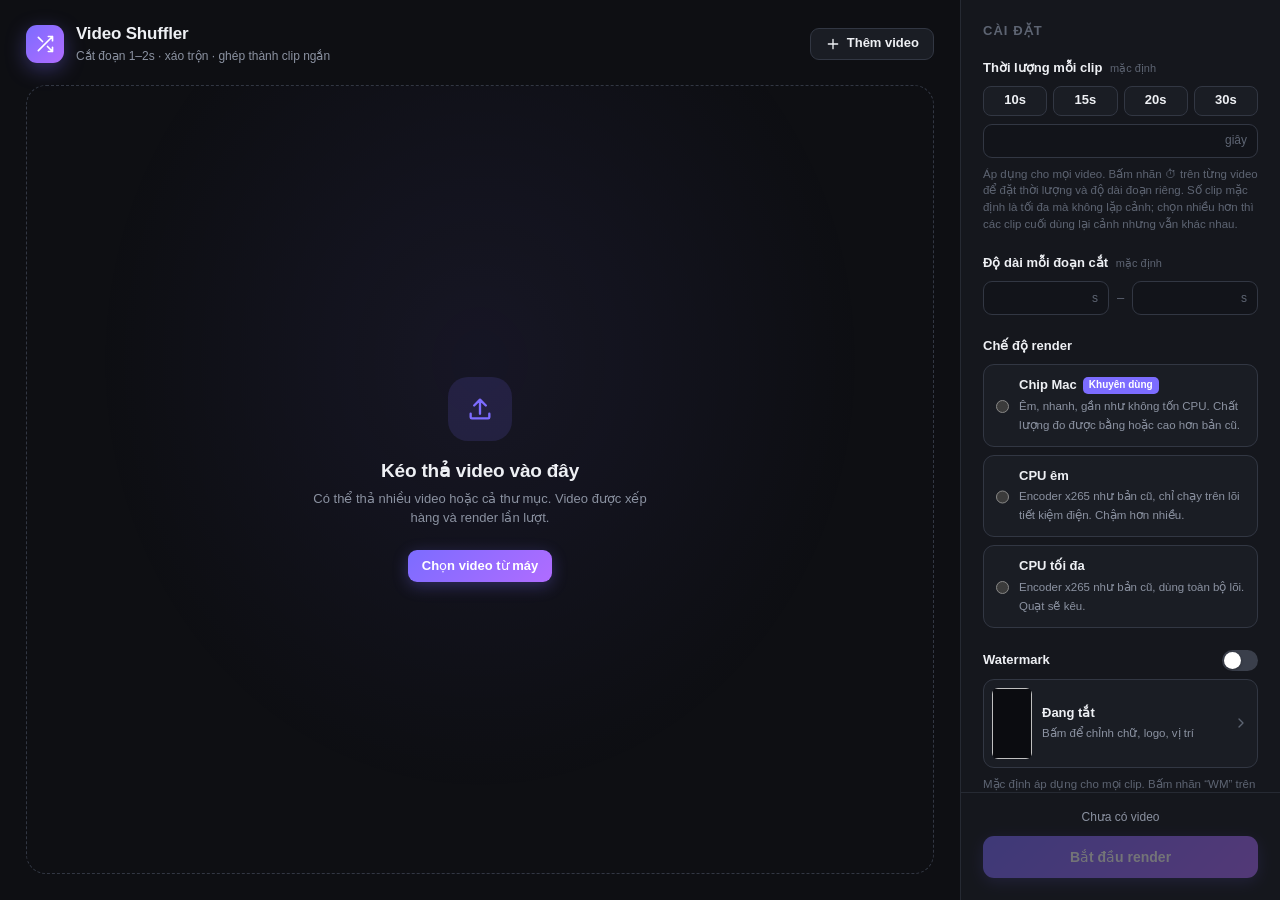
<file: vshuffle/ui/index.html>
<!doctype html>
<html lang="vi">
<head>
  <meta charset="utf-8">
  <title>Video Shuffler</title>
  <link rel="stylesheet" href="style.css">
</head>
<body>
  <div class="app">
    <main class="main">
      <header class="topbar">
        <div class="brand">
          <div class="logo" aria-hidden="true">
            <svg viewBox="0 0 24 24"><path d="M16 3h5v5M4 20 21 3M21 16v5h-5M15 15l6 6M4 4l5 5"/></svg>
          </div>
          <div>
            <h1>Video Shuffler</h1>
            <p>Cắt đoạn 1–2s · xáo trộn · ghép thành clip ngắn</p>
          </div>
        </div>
        <div class="topbar-actions">
          <button class="btn ghost" id="clearBtn" hidden>Xoá video đã xong</button>
          <button class="btn" id="addBtn">
            <svg viewBox="0 0 24 24"><path d="M12 5v14M5 12h14"/></svg>Thêm video
          </button>
        </div>
      </header>

      <div class="alert" id="ffmpegAlert" hidden></div>

      <section class="dropzone" id="dropzone">
        <div class="dz-icon">
          <svg viewBox="0 0 24 24"><path d="M12 16V4M7 9l5-5 5 5M4 16v3a1 1 0 0 0 1 1h14a1 1 0 0 0 1-1v-3"/></svg>
        </div>
        <h2>Kéo thả video vào đây</h2>
        <p>Có thể thả nhiều video hoặc cả thư mục. Video được xếp hàng và render lần lượt.</p>
        <button class="btn primary" id="pickBtn">Chọn video từ máy</button>
      </section>

      <section class="queue" id="queue" hidden>
        <div class="queue-head">
          <span id="queueTitle">Hàng đợi</span>
          <span class="muted" id="queueSummary"></span>
        </div>
        <div class="list" id="list"></div>
        <button class="add-more" id="addMore">
          <svg viewBox="0 0 24 24"><path d="M12 5v14M5 12h14"/></svg>
          Thả thêm video vào bất kỳ đâu trong cửa sổ, hoặc bấm để chọn
        </button>
      </section>
    </main>

    <aside class="side">
      <div class="side-scroll">
        <h3>Cài đặt</h3>

        <div class="field">
          <label>Thời lượng mỗi clip <span class="muted-label">mặc định</span></label>
          <div class="chips" id="lengthChips">
            <button data-v="10">10s</button>
            <button data-v="15">15s</button>
            <button data-v="20">20s</button>
            <button data-v="30">30s</button>
          </div>
          <div class="input-unit">
            <input type="number" id="clipSeconds" min="1" step="1">
            <span>giây</span>
          </div>
          <p class="hint">Áp dụng cho mọi video. Bấm nhãn ⏱ trên từng video để đặt thời lượng và độ dài đoạn riêng. Số clip mặc định là tối đa mà không lặp cảnh; chọn nhiều hơn thì các clip cuối dùng lại cảnh nhưng vẫn khác nhau.</p>
        </div>

        <div class="field">
          <label>Độ dài mỗi đoạn cắt <span class="muted-label">mặc định</span></label>
          <div class="range-pair">
            <div class="input-unit"><input type="number" id="segMin" min="0.2" step="0.1"><span>s</span></div>
            <span class="dash">–</span>
            <div class="input-unit"><input type="number" id="segMax" min="0.2" step="0.1"><span>s</span></div>
          </div>
        </div>

        <div class="field">
          <label>Chế độ render</label>
          <div class="modes" id="modes">
            <label class="mode">
              <input type="radio" name="mode" value="gpu">
              <div>
                <strong>Chip Mac <em>Khuyên dùng</em></strong>
                <span>Êm, nhanh, gần như không tốn CPU. Chất lượng đo được bằng hoặc cao hơn bản cũ.</span>
              </div>
            </label>
            <label class="mode">
              <input type="radio" name="mode" value="cpu_quiet">
              <div>
                <strong>CPU êm</strong>
                <span>Encoder x265 như bản cũ, chỉ chạy trên lõi tiết kiệm điện. Chậm hơn nhiều.</span>
              </div>
            </label>
            <label class="mode">
              <input type="radio" name="mode" value="cpu_max">
              <div>
                <strong>CPU tối đa</strong>
                <span>Encoder x265 như bản cũ, dùng toàn bộ lõi. Quạt sẽ kêu.</span>
              </div>
            </label>
          </div>
        </div>

        <div class="field">
          <div class="field-head">
            <label>Watermark</label>
            <label class="switch" title="Bật watermark mặc định cho mọi clip">
              <input type="checkbox" id="wmEnabled"><span></span>
            </label>
          </div>
          <button class="wm-summary" id="wmEdit">
            <img id="wmThumb" alt="">
            <div>
              <strong id="wmTitle">Đang tắt</strong>
              <span id="wmDesc">Bấm để chỉnh chữ, logo, vị trí</span>
            </div>
            <svg viewBox="0 0 24 24"><path d="m9 6 6 6-6 6"/></svg>
          </button>
          <p class="hint">Mặc định áp dụng cho mọi clip. Bấm nhãn “WM” trên từng video để đặt riêng cho video đó hoặc từng clip.</p>
        </div>

        <div class="field">
          <label>Lưu vào</label>
          <div class="folder">
            <svg viewBox="0 0 24 24"><path d="M3 7a2 2 0 0 1 2-2h4l2 2h8a2 2 0 0 1 2 2v8a2 2 0 0 1-2 2H5a2 2 0 0 1-2-2z"/></svg>
            <span id="outputRoot" title=""></span>
          </div>
          <div class="row-btns">
            <button class="btn small" id="changeDir">Đổi thư mục</button>
            <button class="btn small ghost" id="openDir">Mở trong Finder</button>
          </div>
        </div>

        <details class="field advanced">
          <summary>Nâng cao</summary>
          <label for="seed">Seed</label>
          <input type="text" id="seed" inputmode="numeric" placeholder="Để trống = ngẫu nhiên">
          <p class="hint">Nhập lại seed của lần render cũ (cùng video, cùng cài đặt) để ra đúng kết quả cũ.</p>
        </details>
      </div>

      <footer class="side-foot">
        <div class="overall" id="overall" hidden>
          <div class="overall-text"><span id="overallLabel"></span><span id="overallPct"></span></div>
          <div class="bar"><i id="overallBar"></i></div>
        </div>
        <p class="foot-summary" id="footSummary">Chưa có video</p>
        <button class="btn primary big" id="startBtn" disabled>Bắt đầu render</button>
      </footer>
    </aside>
  </div>

  <div class="drag-overlay" id="dragOverlay">
    <div>
      <svg viewBox="0 0 24 24"><path d="M12 16V4M7 9l5-5 5 5M4 16v3a1 1 0 0 0 1 1h14a1 1 0 0 0 1-1v-3"/></svg>
      <p>Thả để thêm vào hàng đợi</p>
    </div>
  </div>

  <div class="toast" id="toast"></div>

  <!-- Cửa sổ chỉnh watermark -->
  <div class="modal" id="wmModal" hidden>
    <div class="sheet editor">
      <header class="sheet-head">
        <h2 id="edTitle">Watermark</h2>
        <button class="icon-btn" data-close title="Đóng"><svg viewBox="0 0 24 24"><path d="M18 6 6 18M6 6l12 12"/></svg></button>
      </header>
      <div class="editor-body">
        <div class="preview-col">
          <div class="preview-box"><img id="edPreview" alt=""></div>
          <div class="wm-warn" id="edWarn" hidden>
            <span id="edWarnText"></span>
            <button class="link" id="edWarnFix">Bật viền chữ</button>
          </div>
          <select id="edBg" title="Xem trước trên"></select>
          <p class="hint center">Ảnh xem trước dùng màu thường. Video HDR được chuyển màu tự động khi render.</p>
        </div>
        <div class="form-col">
          <div class="tabs">
            <button data-tab="text" class="on">Chữ</button>
            <button data-tab="logo">Logo</button>
          </div>

          <section data-pane="text">
            <div class="row-switch"><span>Hiện chữ</span><label class="switch"><input type="checkbox" data-k="text.enabled"><span></span></label></div>
            <label class="lbl">Nội dung</label>
            <textarea data-k="text.content" rows="2" placeholder="@tenkenh"></textarea>
            <div class="grid2">
              <div><label class="lbl">Font</label><select data-k="text.font" id="edFont"></select></div>
              <div><label class="lbl">Màu chữ</label>
                <div class="colors" id="edColors">
                  <button data-c="#ffffff" style="background:#fff"></button>
                  <button data-c="#000000" style="background:#000"></button>
                  <button data-c="#ffd60a" style="background:#ffd60a"></button>
                  <button data-c="#ff3b30" style="background:#ff3b30"></button>
                  <label class="custom-color" title="Màu khác"><input type="color" data-k="text.color"></label>
                </div>
              </div>
            </div>
            <div class="toggles">
              <label class="chk"><input type="checkbox" data-k="text.bold"> Chữ đậm</label>
              <label class="chk"><input type="checkbox" data-k="text.outline"> Viền chữ</label>
              <label class="chk"><input type="checkbox" data-k="text.shadow"> Bóng đổ</label>
              <label class="chk"><input type="checkbox" data-k="text.box"> Nền mờ</label>
            </div>
            <label class="lbl">Cỡ chữ <output data-out="text.size"></output></label>
            <input type="range" data-k="text.size" min="1.5" max="15" step="0.5">
            <label class="lbl">Độ đậm nhạt <output data-out="text.opacity"></output></label>
            <input type="range" data-k="text.opacity" min="10" max="100" step="5">
            <label class="lbl">Vị trí</label>
            <div class="pos-row">
              <div class="pos-grid" data-pos="text.position"></div>
              <div class="pos-margin">
                <label class="lbl">Cách mép <output data-out="text.margin"></output></label>
                <input type="range" data-k="text.margin" min="0" max="20" step="0.5">
              </div>
            </div>
          </section>

          <section data-pane="logo" hidden>
            <div class="row-switch"><span>Hiện logo</span><label class="switch"><input type="checkbox" data-k="logo.enabled"><span></span></label></div>
            <div class="logo-pick">
              <div class="logo-img"><img id="edLogoImg" alt=""></div>
              <div>
                <button class="btn small" id="edPickLogo">Chọn ảnh logo…</button>
                <p class="hint">Nên dùng PNG nền trong suốt. App lưu sẵn một bản, nên di chuyển hay xoá file gốc cũng không sao.</p>
              </div>
            </div>
            <label class="lbl">Kích thước <output data-out="logo.size"></output></label>
            <input type="range" data-k="logo.size" min="4" max="60" step="1">
            <label class="lbl">Độ đậm nhạt <output data-out="logo.opacity"></output></label>
            <input type="range" data-k="logo.opacity" min="10" max="100" step="5">
            <label class="lbl">Vị trí</label>
            <div class="pos-row">
              <div class="pos-grid" data-pos="logo.position"></div>
              <div class="pos-margin">
                <label class="lbl">Cách mép <output data-out="logo.margin"></output></label>
                <input type="range" data-k="logo.margin" min="0" max="20" step="0.5">
              </div>
            </div>
          </section>
        </div>
      </div>
      <footer class="sheet-foot">
        <button class="btn ghost" data-close>Huỷ</button>
        <button class="btn primary" id="edSave">Lưu</button>
      </footer>
    </div>
  </div>

  <!-- Watermark riêng cho 1 video / từng clip -->
  <div class="modal" id="jobWmModal" hidden>
    <div class="sheet narrow">
      <header class="sheet-head">
        <h2 id="jwTitle">Watermark</h2>
        <button class="icon-btn" data-close title="Đóng"><svg viewBox="0 0 24 24"><path d="M18 6 6 18M6 6l12 12"/></svg></button>
      </header>
      <div class="sheet-body">
        <label class="lbl">Cả video</label>
        <div class="seg" id="jwVideoMode">
          <button data-m="default">Theo mặc định</button>
          <button data-m="off">Không watermark</button>
          <button data-m="custom">Riêng cho video</button>
        </div>
        <button class="btn small" id="jwEditVideo" hidden>Chỉnh watermark riêng của video…</button>
        <p class="hint" id="jwVideoHint"></p>

        <div class="clip-head">
          <label class="lbl">Từng clip</label>
          <span class="hint" id="jwClipHint"></span>
        </div>
        <div class="clip-list" id="jwClips"></div>
      </div>
      <footer class="sheet-foot">
        <button class="btn ghost" data-close>Huỷ</button>
        <button class="btn primary" id="jwSave">Lưu</button>
      </footer>
    </div>
  </div>

  <!-- Thời lượng riêng cho 1 video -->
  <div class="modal" id="timingModal" hidden>
    <div class="sheet narrow">
      <header class="sheet-head">
        <h2 id="tmTitle">Thời lượng</h2>
        <button class="icon-btn" data-close title="Đóng"><svg viewBox="0 0 24 24"><path d="M18 6 6 18M6 6l12 12"/></svg></button>
      </header>
      <div class="sheet-body">
        <div class="seg" id="tmMode">
          <button data-m="default">Theo mặc định</button>
          <button data-m="custom">Riêng cho video này</button>
        </div>
        <p class="hint" id="tmDefaultHint"></p>
        <div id="tmCustom">
          <label class="lbl">Thời lượng mỗi clip</label>
          <div class="chips" id="tmChips">
            <button data-v="10">10s</button>
            <button data-v="15">15s</button>
            <button data-v="20">20s</button>
            <button data-v="30">30s</button>
          </div>
          <div class="input-unit"><input type="number" id="tmClip" min="1" step="1"><span>giây</span></div>
          <label class="lbl">Độ dài mỗi đoạn cắt</label>
          <div class="range-pair">
            <div class="input-unit"><input type="number" id="tmMin" min="0.2" step="0.1"><span>s</span></div>
            <span class="dash">–</span>
            <div class="input-unit"><input type="number" id="tmMax" min="0.2" step="0.1"><span>s</span></div>
          </div>
        </div>
        <div class="tm-result" id="tmResult"></div>
      </div>
      <footer class="sheet-foot">
        <button class="btn ghost" data-close>Huỷ</button>
        <button class="btn primary" id="tmSave">Lưu</button>
      </footer>
    </div>
  </div>

  <script src="app.js"></script>
  <script src="wm.js"></script>
  <script src="timing.js"></script>
</body>
</html>
</file>
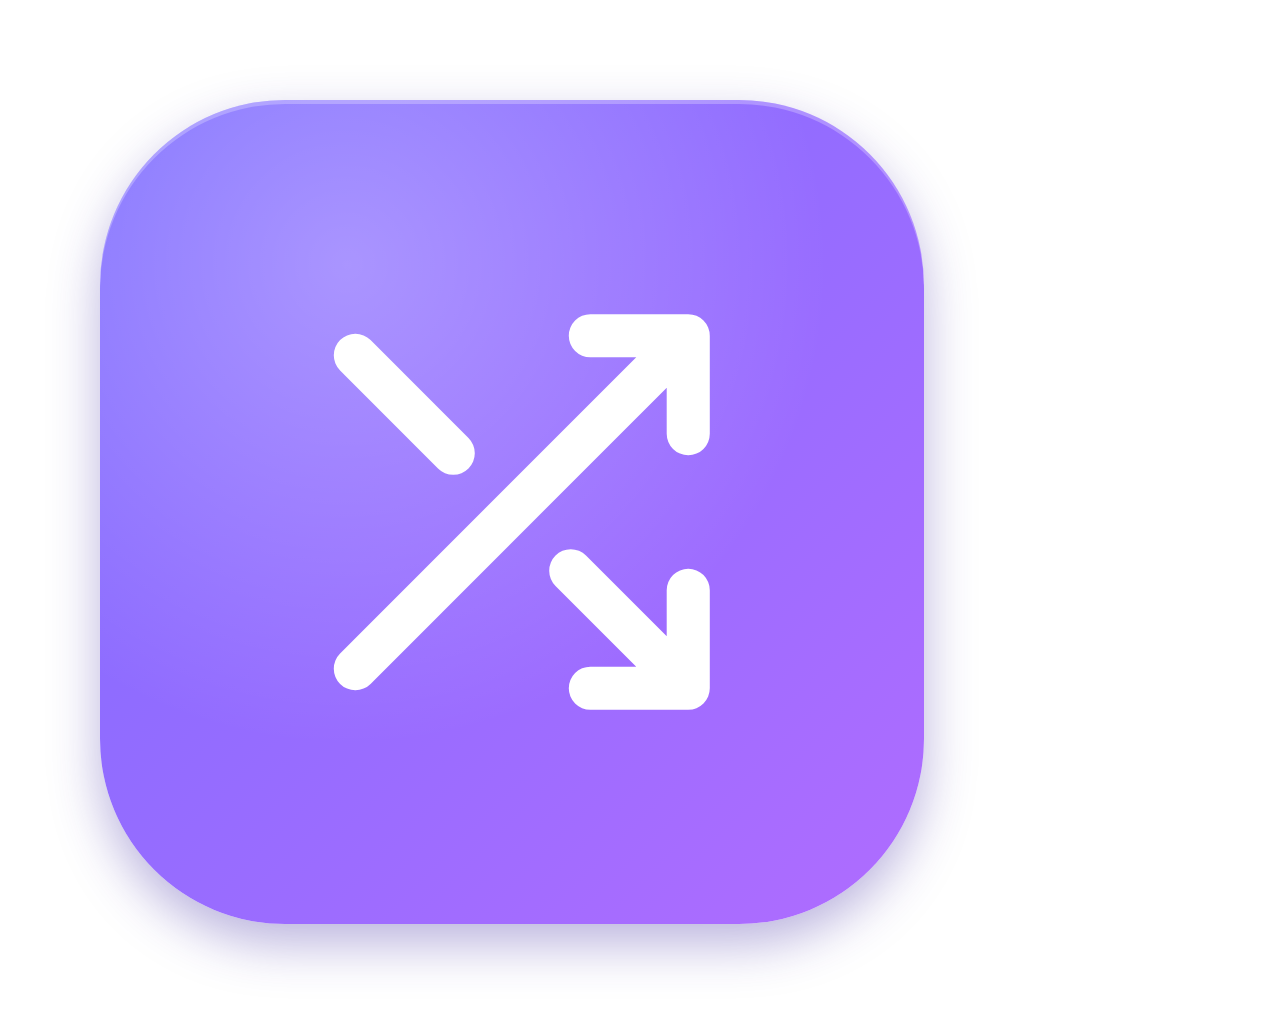
<file: packaging/icon.html>
<!doctype html>
<!-- Dùng Chrome headless chụp thành icon 1024x1024 (xem packaging/build_app.sh) -->
<html><head><style>
  html, body { margin: 0; width: 1024px; height: 1024px; background: transparent; }
  .icon { position: absolute; left: 100px; top: 100px; width: 824px; height: 824px; border-radius: 185px;
    background: linear-gradient(135deg, #7c6cff 0%, #b06cff 100%);
    box-shadow: inset 0 4px 0 rgba(255,255,255,.25), 0 20px 50px rgba(60,40,160,.35);
    display: grid; place-items: center; overflow: hidden; }
  .icon::after { content: ""; position: absolute; inset: 0;
    background: radial-gradient(circle at 30% 20%, rgba(255,255,255,.28), transparent 55%); }
  svg { width: 470px; height: 470px; fill: none; stroke: #fff; stroke-width: 2.2; stroke-linecap: round; stroke-linejoin: round; position: relative; z-index: 1; }
</style></head>
<body><div class="icon">
  <svg viewBox="0 0 24 24"><path d="M16 3h5v5M4 20 21 3M21 16v5h-5M15 15l6 6M4 4l5 5"/></svg>
</div></body></html>
</file>
<file: vshuffle/ui/style.css>
:root {
  --bg: #0e0f13;
  --panel: #15171d;
  --card: #1a1d24;
  --card-hover: #1f232b;
  --line: #262a33;
  --line-strong: #323743;
  --text: #eef0f4;
  --muted: #8b92a1;
  --faint: #5d6472;
  --accent: #7c6cff;
  --accent-2: #b06cff;
  --accent-soft: rgba(124, 108, 255, .14);
  --green: #3ecf8e;
  --red: #ff6b6b;
  --amber: #f5b14c;
  --radius: 14px;
  color-scheme: dark;
}

* { box-sizing: border-box; }
html, body { margin: 0; height: 100%; }
body {
  background: var(--bg);
  color: var(--text);
  font: 13px/1.45 -apple-system, BlinkMacSystemFont, "SF Pro Text", "Helvetica Neue", sans-serif;
  -webkit-font-smoothing: antialiased;
  user-select: none;
  overflow: hidden;
}
svg { width: 16px; height: 16px; fill: none; stroke: currentColor; stroke-width: 2; stroke-linecap: round; stroke-linejoin: round; flex: none; }
button { font: inherit; color: inherit; }
input { font: inherit; user-select: text; }
[hidden] { display: none !important; }
.muted { color: var(--muted); }

/* ---------- layout ---------- */
.app { display: grid; grid-template-columns: 1fr 320px; height: 100vh; }
.main { display: flex; flex-direction: column; min-width: 0; padding: 22px 26px 0; overflow: hidden; }
.side { background: var(--panel); border-left: 1px solid var(--line); display: flex; flex-direction: column; min-height: 0; }
.side-scroll { flex: 1; overflow-y: auto; padding: 22px 22px 8px; }
.side-foot { padding: 16px 22px 22px; border-top: 1px solid var(--line); background: var(--panel); }

/* ---------- topbar ---------- */
.topbar { display: flex; align-items: center; justify-content: space-between; gap: 16px; margin-bottom: 20px; }
.brand { display: flex; align-items: center; gap: 12px; }
.logo { width: 38px; height: 38px; border-radius: 11px; display: grid; place-items: center;
  background: linear-gradient(135deg, var(--accent), var(--accent-2)); box-shadow: 0 6px 20px rgba(124,108,255,.35); }
.logo svg { width: 20px; height: 20px; color: #fff; }
.brand h1 { margin: 0; font-size: 17px; font-weight: 650; letter-spacing: -.01em; }
.brand p { margin: 1px 0 0; color: var(--muted); font-size: 12px; }
.topbar-actions { display: flex; gap: 8px; }

/* ---------- buttons ---------- */
.btn { display: inline-flex; align-items: center; justify-content: center; gap: 6px; height: 32px; padding: 0 14px;
  border-radius: 9px; border: 1px solid var(--line-strong); background: var(--card); cursor: pointer;
  font-weight: 550; transition: background .15s, border-color .15s, opacity .15s, transform .05s; white-space: nowrap; }
.btn:hover { background: var(--card-hover); border-color: #3c4250; }
.btn:active { transform: translateY(1px); }
.btn:disabled { opacity: .4; cursor: default; transform: none; }
.btn.ghost { background: transparent; border-color: transparent; color: var(--muted); }
.btn.ghost:hover { color: var(--text); background: rgba(255,255,255,.05); }
.btn.primary { border: 0; color: #fff; background: linear-gradient(135deg, var(--accent), var(--accent-2));
  box-shadow: 0 4px 16px rgba(124,108,255,.3); }
.btn.primary:hover:not(:disabled) { filter: brightness(1.08); }
.btn.danger { border: 0; color: #fff; background: #e5484d; box-shadow: none; }
.btn.small { height: 28px; padding: 0 10px; font-size: 12px; }
.btn.big { width: 100%; height: 42px; font-size: 14px; border-radius: 11px; }
.icon-btn { width: 28px; height: 28px; display: grid; place-items: center; border-radius: 8px; border: 0;
  background: transparent; color: var(--muted); cursor: pointer; }
.icon-btn:hover { background: rgba(255,255,255,.07); color: var(--text); }
.icon-btn svg { width: 15px; height: 15px; }

.alert { background: rgba(255,107,107,.12); border: 1px solid rgba(255,107,107,.35); color: #ffb3b3;
  padding: 10px 14px; border-radius: 10px; margin-bottom: 14px; }

/* ---------- dropzone ---------- */
.dropzone { flex: 1; margin-bottom: 26px; border: 1.5px dashed var(--line-strong); border-radius: 20px;
  display: flex; flex-direction: column; align-items: center; justify-content: center; text-align: center; gap: 6px;
  background: radial-gradient(ellipse at 50% 35%, rgba(124,108,255,.08), transparent 60%); }
.dz-icon { width: 64px; height: 64px; border-radius: 20px; display: grid; place-items: center; margin-bottom: 10px;
  background: var(--accent-soft); color: var(--accent); }
.dz-icon svg { width: 28px; height: 28px; }
.dropzone h2 { margin: 0; font-size: 19px; font-weight: 650; letter-spacing: -.01em; }
.dropzone p { margin: 0 0 16px; color: var(--muted); max-width: 360px; }

/* ---------- queue ---------- */
.queue { flex: 1; display: flex; flex-direction: column; min-height: 0; }
.queue-head { display: flex; align-items: baseline; gap: 10px; font-weight: 600; margin-bottom: 10px; }
.queue-head .muted { font-weight: 400; font-size: 12px; }
.list { flex: 1; overflow-y: auto; display: flex; flex-direction: column; gap: 10px; padding-bottom: 10px; margin-right: -8px; padding-right: 8px; }
.add-more { display: flex; align-items: center; justify-content: center; gap: 8px; margin: 4px 0 22px; height: 46px;
  border: 1.5px dashed var(--line); border-radius: 12px; background: transparent; color: var(--faint); cursor: pointer; flex: none; }
.add-more:hover { color: var(--muted); border-color: var(--line-strong); }

.card { flex: none; display: grid; grid-template-columns: 144px 1fr auto; gap: 16px; align-items: center; padding: 12px;
  background: var(--card); border: 1px solid var(--line); border-radius: var(--radius); position: relative; overflow: hidden;
  animation: rise .25s ease-out; transition: border-color .2s; }
.card.rendering { border-color: rgba(124,108,255,.55); box-shadow: 0 0 0 3px rgba(124,108,255,.08); }
.card.done { border-color: rgba(62,207,142,.25); }
.card.error { border-color: rgba(255,107,107,.35); }
@keyframes rise { from { opacity: 0; transform: translateY(6px); } }

.thumb { width: 144px; aspect-ratio: 16/9; border-radius: 9px; overflow: hidden; position: relative; background: #0b0c10; }
.thumb .bgimg { position: absolute; inset: -10px; background-size: cover; background-position: center; filter: blur(14px) brightness(.55); }
.thumb img { position: absolute; inset: 0; width: 100%; height: 100%; object-fit: contain; }
.thumb .dur { position: absolute; right: 6px; bottom: 6px; font-size: 11px; font-weight: 600; padding: 1px 6px;
  border-radius: 5px; background: rgba(0,0,0,.65); font-variant-numeric: tabular-nums; }
.thumb.loading { background: linear-gradient(90deg, #15171d 0%, #20232b 50%, #15171d 100%); background-size: 200% 100%; animation: shimmer 1.2s infinite linear; }
@keyframes shimmer { to { background-position: -200% 0; } }

.body { min-width: 0; display: flex; flex-direction: column; gap: 7px; }
.name { font-weight: 600; font-size: 14px; white-space: nowrap; overflow: hidden; text-overflow: ellipsis; }
.meta { display: flex; flex-wrap: wrap; gap: 5px; }
.tag { font-size: 11px; padding: 1px 7px; border-radius: 5px; background: rgba(255,255,255,.06); color: var(--muted); font-weight: 550; }
.tag.hdr { color: #ffd479; background: rgba(255,212,121,.12); }
.status { display: flex; align-items: center; gap: 8px; font-size: 12px; color: var(--muted); min-height: 18px; }
.pill { flex: none; white-space: nowrap; display: inline-flex; align-items: center; gap: 5px; font-size: 11px; font-weight: 650; padding: 2px 8px; border-radius: 99px;
  background: rgba(255,255,255,.07); color: var(--muted); }
.pill::before { content: ""; width: 6px; height: 6px; border-radius: 50%; background: currentColor; }
.pill.ready { color: #9fb3ff; background: rgba(159,179,255,.1); }
.pill.queued { color: var(--muted); }
.pill.rendering { color: #b9b0ff; background: var(--accent-soft); }
.pill.rendering::before { animation: pulse 1s infinite; }
.pill.done { color: var(--green); background: rgba(62,207,142,.12); }
.pill.error { color: var(--red); background: rgba(255,107,107,.12); }
.pill.cancelled { color: var(--amber); background: rgba(245,177,76,.12); }
@keyframes pulse { 50% { opacity: .3; } }
.status .msg { overflow: hidden; text-overflow: ellipsis; white-space: nowrap; }
.status .msg.err { color: #ff9b9b; white-space: normal; display: -webkit-box; -webkit-line-clamp: 2; -webkit-box-orient: vertical; }

.bar { height: 5px; border-radius: 99px; background: rgba(255,255,255,.07); overflow: hidden; }
.bar i { display: block; height: 100%; width: 0; border-radius: inherit; background: linear-gradient(90deg, var(--accent), var(--accent-2)); transition: width .3s ease; }
.card.done .bar i { background: var(--green); }

.right { display: flex; align-items: center; gap: 14px; }
.counter { display: flex; flex-direction: column; align-items: center; gap: 4px; }
.counter-label { font-size: 11px; color: var(--faint); }
.stepper { display: flex; align-items: center; height: 30px; border-radius: 9px; border: 1px solid var(--line-strong); background: #12141a; }
.stepper button { width: 26px; height: 100%; border: 0; background: transparent; color: var(--muted); cursor: pointer; font-size: 15px; }
.stepper button:hover:not(:disabled) { color: var(--text); }
.stepper button:disabled { opacity: .3; cursor: default; }
.stepper input { width: 34px; text-align: center; border: 0; background: transparent; color: var(--text); font-weight: 650; font-variant-numeric: tabular-nums; outline: none; }
.stepper input::-webkit-inner-spin-button { display: none; }
.max-toggle { font-size: 11px; border: 0; background: transparent; color: var(--faint); cursor: pointer; padding: 0; }
.max-toggle.on { color: var(--accent); font-weight: 600; }
.stepper.over { border-color: rgba(245,177,76,.55); }
.repeat-note { font-size: 11px; font-weight: 600; color: var(--amber); border: 0; background: transparent; padding: 0; cursor: pointer; white-space: nowrap; }
.repeat-note:hover { text-decoration: underline; }
.actions { display: flex; gap: 2px; }
.done-actions { display: flex; gap: 6px; }

/* ---------- side panel ---------- */
.side h3 { margin: 0 0 18px; font-size: 13px; text-transform: uppercase; letter-spacing: .08em; color: var(--faint); font-weight: 650; }
.field { margin-bottom: 22px; }
.field > label, .advanced label { display: block; font-weight: 600; margin-bottom: 8px; }
.hint { margin: 8px 0 0; color: var(--faint); font-size: 11.5px; }
.chips { display: grid; grid-template-columns: repeat(4, 1fr); gap: 6px; margin-bottom: 8px; }
.chips button { height: 30px; border-radius: 8px; border: 1px solid var(--line-strong); background: var(--card); cursor: pointer; font-weight: 600; }
.chips button:hover { background: var(--card-hover); }
.chips button.on { border-color: var(--accent); background: var(--accent-soft); color: #cfc9ff; }
.input-unit { display: flex; align-items: center; height: 34px; border-radius: 9px; border: 1px solid var(--line-strong); background: #12141a; padding: 0 10px; }
.input-unit:focus-within, .advanced input:focus { border-color: var(--accent); }
.input-unit input { flex: 1; min-width: 0; width: 100%; border: 0; outline: none; background: transparent; color: var(--text); font-weight: 600; }
.input-unit span { color: var(--faint); font-size: 12px; }
.range-pair { display: flex; align-items: center; gap: 8px; }
.range-pair .input-unit { flex: 1; min-width: 0; }
.dash { color: var(--faint); }
.modes { display: flex; flex-direction: column; gap: 8px; }
.mode { display: flex; gap: 10px; padding: 11px 12px; border-radius: 11px; border: 1px solid var(--line-strong); background: var(--card); cursor: pointer; transition: border-color .15s, background .15s; }
.mode:hover { background: var(--card-hover); }
.mode:has(input:checked) { border-color: var(--accent); background: var(--accent-soft); }
.mode input { accent-color: var(--accent); margin: 2px 0 0; }
.mode strong { display: flex; align-items: center; gap: 6px; font-weight: 600; margin-bottom: 2px; }
.mode em { font-style: normal; font-size: 10px; font-weight: 700; padding: 1px 6px; border-radius: 5px; background: var(--accent); color: #fff; }
.mode span { color: var(--muted); font-size: 11.5px; }
.folder { display: flex; align-items: center; gap: 8px; padding: 9px 10px; border-radius: 9px; background: #12141a; border: 1px solid var(--line); color: var(--muted); margin-bottom: 8px; }
.folder span { overflow: hidden; text-overflow: ellipsis; white-space: nowrap; direction: rtl; text-align: left; }
.row-btns { display: flex; gap: 6px; }
.advanced summary { cursor: pointer; color: var(--muted); font-weight: 600; list-style: none; }
.advanced summary::before { content: "›"; display: inline-block; margin-right: 6px; transition: transform .15s; }
.advanced[open] summary::before { transform: rotate(90deg); }
.advanced[open] summary { margin-bottom: 12px; }
.advanced input { width: 100%; height: 34px; border-radius: 9px; border: 1px solid var(--line-strong); background: #12141a; color: var(--text); padding: 0 10px; outline: none; }

.overall { margin-bottom: 12px; }
.overall-text { display: flex; justify-content: space-between; font-size: 12px; color: var(--muted); margin-bottom: 6px; }
.overall-text span:last-child { font-variant-numeric: tabular-nums; color: var(--text); font-weight: 600; }
.foot-summary { margin: 0 0 10px; color: var(--muted); font-size: 12px; text-align: center; }

/* ---------- overlay / toast ---------- */
.drag-overlay { position: fixed; inset: 0; z-index: 10; display: grid; place-items: center; pointer-events: none;
  background: rgba(14,15,19,.82); backdrop-filter: blur(6px); opacity: 0; transition: opacity .15s; }
.drag-overlay.show { opacity: 1; }
.drag-overlay > div { border: 2px dashed var(--accent); border-radius: 24px; padding: 48px 70px; text-align: center; color: #cfc9ff; background: rgba(124,108,255,.08); }
.drag-overlay svg { width: 40px; height: 40px; }
.drag-overlay p { margin: 12px 0 0; font-size: 16px; font-weight: 600; }
.toast { position: fixed; left: calc(50% - 160px); bottom: 26px; transform: translate(-50%, 20px); opacity: 0; z-index: 20;
  padding: 10px 16px; border-radius: 10px; background: #2a2e38; border: 1px solid var(--line-strong); box-shadow: 0 10px 30px rgba(0,0,0,.4);
  transition: opacity .2s, transform .2s; pointer-events: none; }
.toast.show { opacity: 1; transform: translate(-50%, 0); }

::-webkit-scrollbar { width: 8px; }
::-webkit-scrollbar-thumb { background: #2a2e38; border-radius: 8px; }
::-webkit-scrollbar-track { background: transparent; }

/* ---------- watermark: thanh bên ---------- */
.field-head { display: flex; align-items: center; justify-content: space-between; margin-bottom: 8px; }
.field-head label { font-weight: 600; margin: 0; }
.switch { position: relative; width: 36px; height: 21px; flex: none; cursor: pointer; }
.switch input { position: absolute; opacity: 0; width: 0; height: 0; }
.switch span { position: absolute; inset: 0; border-radius: 99px; background: #3a3f4b; transition: background .15s; }
.switch span::after { content: ""; position: absolute; top: 2px; left: 2px; width: 17px; height: 17px; border-radius: 50%; background: #fff; transition: transform .15s; box-shadow: 0 1px 3px rgba(0,0,0,.3); }
.switch input:checked + span { background: var(--accent); }
.switch input:checked + span::after { transform: translateX(15px); }
.wm-summary { width: 100%; display: flex; align-items: center; gap: 10px; padding: 8px; border-radius: 11px; text-align: left;
  border: 1px solid var(--line-strong); background: var(--card); cursor: pointer; }
.wm-summary:hover { background: var(--card-hover); }
.wm-summary img { width: 40px; height: 71px; object-fit: cover; border-radius: 6px; background: #0b0c10; flex: none; }
.wm-summary div { flex: 1; min-width: 0; display: flex; flex-direction: column; gap: 2px; }
.wm-summary strong { font-weight: 600; }
.wm-summary span { color: var(--muted); font-size: 11.5px; overflow: hidden; text-overflow: ellipsis; display: -webkit-box; -webkit-line-clamp: 2; -webkit-box-orient: vertical; }
.wm-summary.off img { opacity: .45; }
.wm-summary > svg { color: var(--faint); }

/* ---------- watermark: nhãn trên thẻ video ---------- */
.meta-line { display: flex; align-items: center; gap: 5px; flex-wrap: wrap; }
.wm-tag { border: 1px dashed var(--line-strong); cursor: pointer; background: transparent; }
.wm-tag.on { border-style: solid; border-color: rgba(124,108,255,.45); color: #c4bcff; background: var(--accent-soft); }
.wm-tag:hover:not(:disabled) { border-color: var(--accent); color: var(--text); }
.wm-tag:disabled { opacity: .5; cursor: default; }

/* ---------- modal ---------- */
.modal { position: fixed; inset: 0; z-index: 30; display: grid; place-items: center; padding: 24px;
  background: rgba(8,9,12,.62); backdrop-filter: blur(4px); opacity: 0; transition: opacity .15s; }
.modal.show { opacity: 1; }
#wmModal { z-index: 31; }
.sheet { width: min(940px, 100%); max-height: calc(100vh - 48px); display: flex; flex-direction: column;
  background: var(--panel); border: 1px solid var(--line-strong); border-radius: 18px; box-shadow: 0 30px 80px rgba(0,0,0,.55);
  transform: translateY(8px) scale(.99); transition: transform .18s; overflow: hidden; }
.modal.show .sheet { transform: none; }
.sheet.narrow { width: min(620px, 100%); }
.sheet-head { display: flex; align-items: center; justify-content: space-between; padding: 16px 18px 12px 22px; border-bottom: 1px solid var(--line); }
.sheet-head h2 { margin: 0; font-size: 15px; font-weight: 650; overflow: hidden; text-overflow: ellipsis; white-space: nowrap; }
.sheet-body { padding: 18px 22px; overflow-y: auto; }
.sheet-foot { display: flex; justify-content: flex-end; gap: 8px; padding: 12px 18px; border-top: 1px solid var(--line); }
.lbl { display: flex; justify-content: space-between; font-weight: 600; font-size: 12px; margin: 14px 0 6px; color: var(--text); }
.lbl output { color: var(--muted); font-weight: 500; font-variant-numeric: tabular-nums; }
.hint.center { text-align: center; }
.link { border: 0; background: transparent; color: var(--accent); cursor: pointer; font-size: 12px; font-weight: 600; padding: 0; margin-left: 12px; }
.link:hover { text-decoration: underline; }

/* ---------- editor ---------- */
.editor-body { display: grid; grid-template-columns: 300px 1fr; gap: 24px; padding: 18px 22px; overflow-y: auto; min-height: 0; }
.preview-col { display: flex; flex-direction: column; gap: 10px; }
.preview-box { height: 440px; border-radius: 12px; background: #0b0c10; display: flex; align-items: center; justify-content: center; overflow: hidden; border: 1px solid var(--line); }
/* Ảnh luôn hiện đủ cả khung hình (dọc hoặc ngang), không bị cắt phần trên/dưới */
.preview-box img { display: block; max-width: 100%; max-height: 438px; width: auto; height: auto; object-fit: contain; }
.editor select, .editor textarea { width: 100%; border-radius: 9px; border: 1px solid var(--line-strong); background: #12141a; color: var(--text);
  font: inherit; padding: 8px 10px; outline: none; }
.editor select { height: 34px; padding: 0 8px; }
.editor textarea { resize: vertical; min-height: 54px; user-select: text; }
.editor select:focus, .editor textarea:focus { border-color: var(--accent); }
.tabs { display: inline-flex; padding: 3px; border-radius: 10px; background: #12141a; border: 1px solid var(--line); margin-bottom: 4px; }
.tabs button { border: 0; background: transparent; padding: 6px 18px; border-radius: 7px; font-weight: 600; color: var(--muted); cursor: pointer; }
.tabs button.on { background: var(--card-hover); color: var(--text); box-shadow: 0 1px 3px rgba(0,0,0,.3); }
.row-switch { display: flex; align-items: center; justify-content: space-between; margin-top: 12px; padding: 10px 12px; border-radius: 10px; background: var(--card); border: 1px solid var(--line); font-weight: 600; }
[data-pane].dim > :not(.row-switch) { opacity: .4; pointer-events: none; }
.grid2 { display: grid; grid-template-columns: 1fr 1fr; gap: 12px; }
.colors { display: flex; align-items: center; gap: 6px; height: 34px; }
.colors button, .custom-color { width: 24px; height: 24px; border-radius: 50%; border: 2px solid var(--line-strong); cursor: pointer; padding: 0; flex: none; }
.colors button.on { border-color: var(--accent); box-shadow: 0 0 0 2px rgba(124,108,255,.35); }
.custom-color { position: relative; overflow: hidden; background: conic-gradient(red, yellow, lime, aqua, blue, magenta, red); }
.custom-color input { position: absolute; inset: -6px; opacity: 0; cursor: pointer; }
.toggles { display: flex; gap: 16px; margin-top: 14px; }
.chk { display: flex; align-items: center; gap: 6px; cursor: pointer; color: var(--muted); }
.chk input { accent-color: var(--accent); margin: 0; }
input[type="range"] { width: 100%; accent-color: var(--accent); margin: 0; }
.pos-row { display: flex; gap: 16px; align-items: flex-start; }
.pos-margin { flex: 1; }
.pos-margin .lbl { margin-top: 0; }
.pos-grid { display: grid; grid-template-columns: repeat(3, 34px); grid-template-rows: repeat(3, 26px); gap: 4px; padding: 6px;
  border-radius: 10px; background: #12141a; border: 1px solid var(--line); flex: none; }
.pos-grid button { border: 1px solid var(--line-strong); border-radius: 6px; background: var(--card); cursor: pointer; display: grid; place-items: center; padding: 0; }
.pos-grid button i { width: 8px; height: 8px; border-radius: 2px; background: var(--faint); }
.pos-grid button:hover { border-color: #4a5060; }
.pos-grid button.on { border-color: var(--accent); background: var(--accent-soft); }
.pos-grid button.on i { background: var(--accent); }
.logo-pick { display: flex; gap: 12px; align-items: center; margin-top: 14px; }
.logo-img { width: 120px; height: 52px; flex: none; border-radius: 9px; border: 1px dashed var(--line-strong); display: grid; place-items: center;
  color: var(--muted); font-size: 11px; padding: 4px; text-align: center; overflow: hidden; }
.logo-img img { display: none; }
.logo-img::after { content: attr(data-name); overflow: hidden; text-overflow: ellipsis; white-space: nowrap; max-width: 100%; }
.logo-img.empty { color: var(--faint); }
.logo-pick .hint { margin-top: 6px; }

/* ---------- watermark riêng của video ---------- */
.seg { display: grid; grid-auto-flow: column; grid-auto-columns: 1fr; padding: 3px; border-radius: 10px; background: #12141a; border: 1px solid var(--line); }
.seg button { border: 0; background: transparent; padding: 7px 10px; border-radius: 7px; font-weight: 600; color: var(--muted); cursor: pointer; white-space: nowrap; }
.seg button:hover { color: var(--text); }
.seg button.on { background: var(--card-hover); color: var(--text); box-shadow: 0 1px 3px rgba(0,0,0,.3); }
.seg.small { grid-auto-columns: auto; flex: none; }
.seg.small button { padding: 5px 10px; font-size: 12px; }
#jwEditVideo { margin-top: 10px; }
.clip-head { display: flex; align-items: baseline; justify-content: space-between; margin-top: 18px; }
.clip-head .lbl { margin-bottom: 6px; }
.clip-list { display: flex; flex-direction: column; gap: 6px; max-height: 340px; overflow-y: auto; }
.clip-row { display: flex; align-items: center; justify-content: space-between; gap: 12px; padding: 8px 10px; border-radius: 10px; background: var(--card); border: 1px solid var(--line); }
.clip-row.custom { border-color: rgba(124,108,255,.4); }
.clip-name { display: flex; flex-direction: column; min-width: 0; font-weight: 600; }
.clip-name b { font-weight: 600; }
.clip-name em { font-style: normal; font-size: 10px; font-weight: 700; color: var(--amber); margin-left: 6px; }
.clip-name span { font-weight: 400; font-size: 11.5px; color: var(--muted); overflow: hidden; text-overflow: ellipsis; white-space: nowrap; }

.wm-warn { display: flex; flex-direction: column; gap: 4px; padding: 9px 11px; border-radius: 10px; font-size: 12px;
  color: #ffd79a; background: rgba(245,177,76,.1); border: 1px solid rgba(245,177,76,.35); }
.wm-warn .link { margin: 0; align-self: flex-start; color: var(--amber); }

/* ---------- thời lượng riêng ---------- */
.muted-label { font-weight: 500; color: var(--faint); font-size: 11px; margin-left: 4px; }
.time-tag { border: 1px dashed var(--line-strong); cursor: pointer; background: transparent; font-variant-numeric: tabular-nums; }
.time-tag.on { border-style: solid; border-color: rgba(62,207,142,.45); color: #8fe6bf; background: rgba(62,207,142,.1); }
.time-tag.bad { border-style: solid; border-color: rgba(255,107,107,.5); color: #ff9b9b; background: rgba(255,107,107,.1); }
.time-tag:hover:not(:disabled) { border-color: var(--green); color: var(--text); }
.time-tag:disabled { opacity: .5; cursor: default; }
#tmCustom.dim { opacity: .4; pointer-events: none; }
#tmCustom .chips { margin-bottom: 8px; }
.tm-result { margin-top: 18px; padding: 10px 12px; border-radius: 10px; background: var(--card); border: 1px solid var(--line); color: var(--muted); min-height: 40px; }
.tm-result.err { color: #ffb3b3; background: rgba(255,107,107,.1); border-color: rgba(255,107,107,.35); }
</file>
